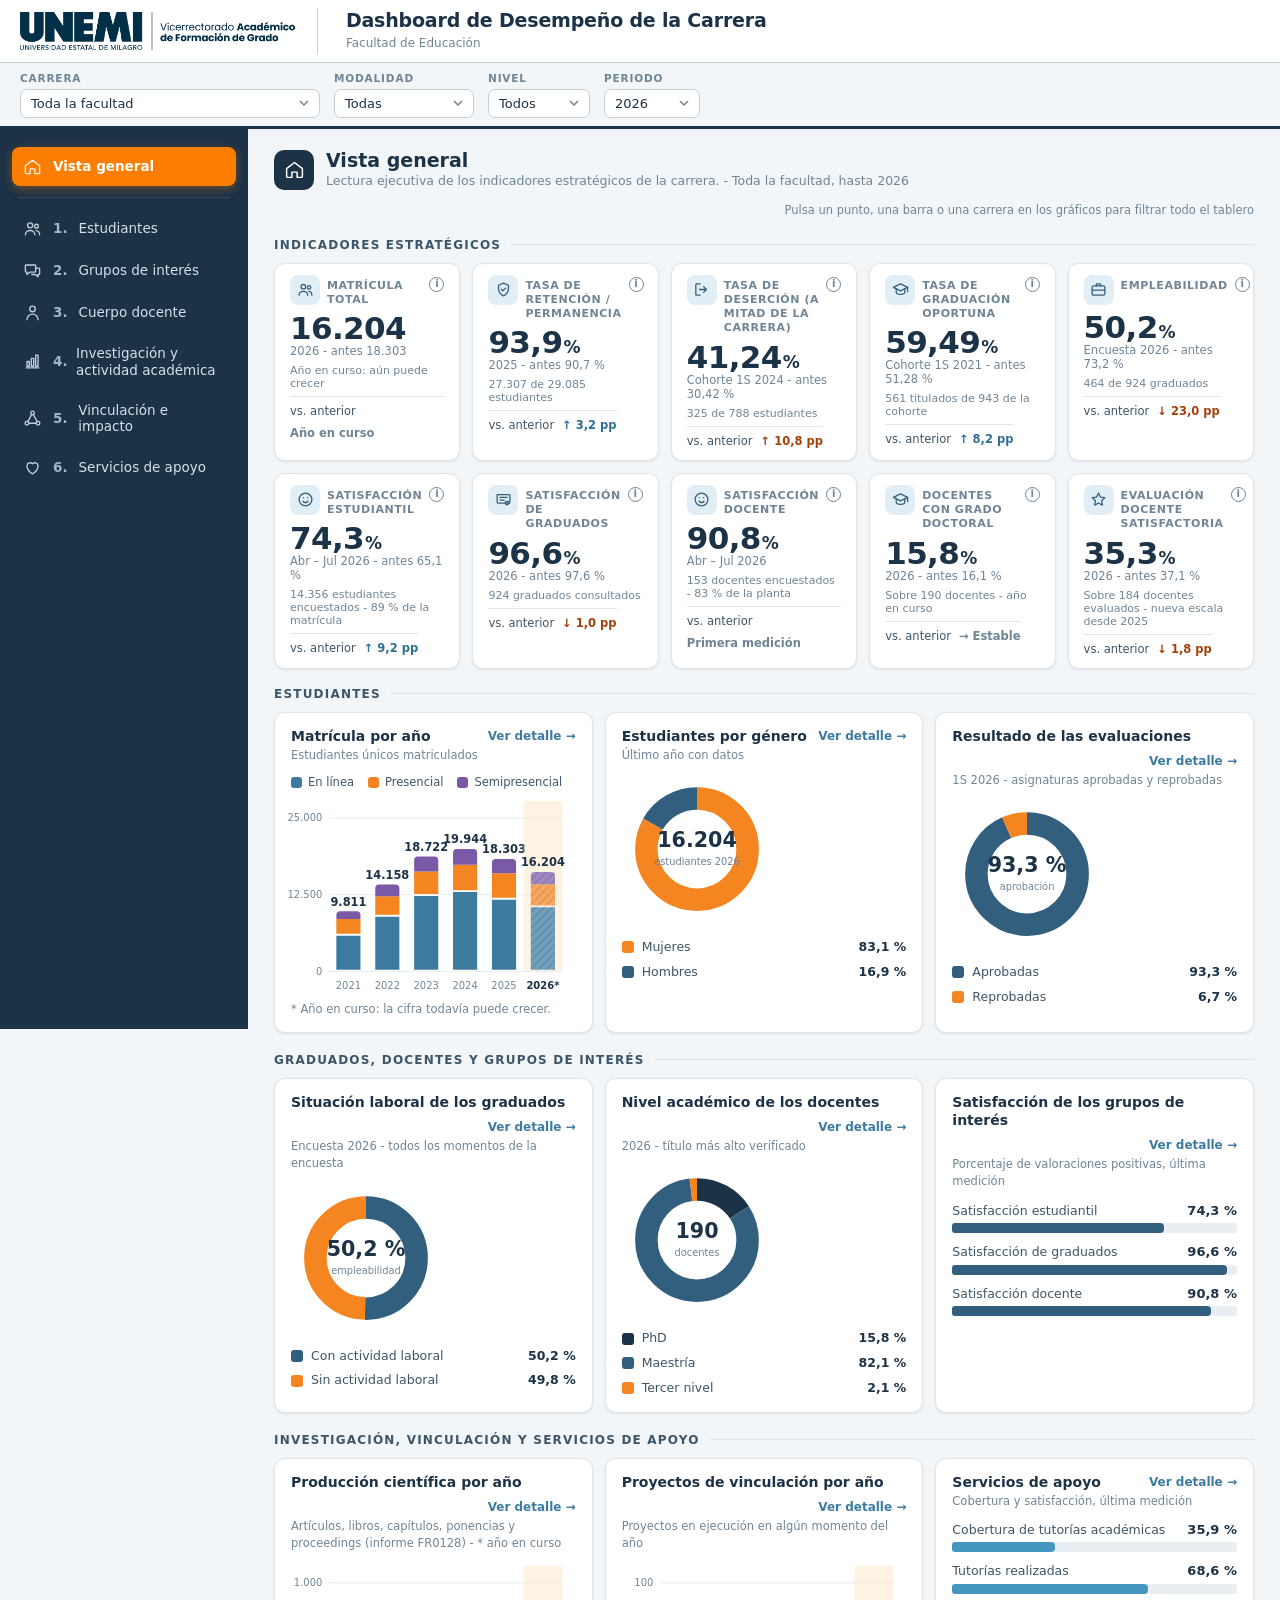
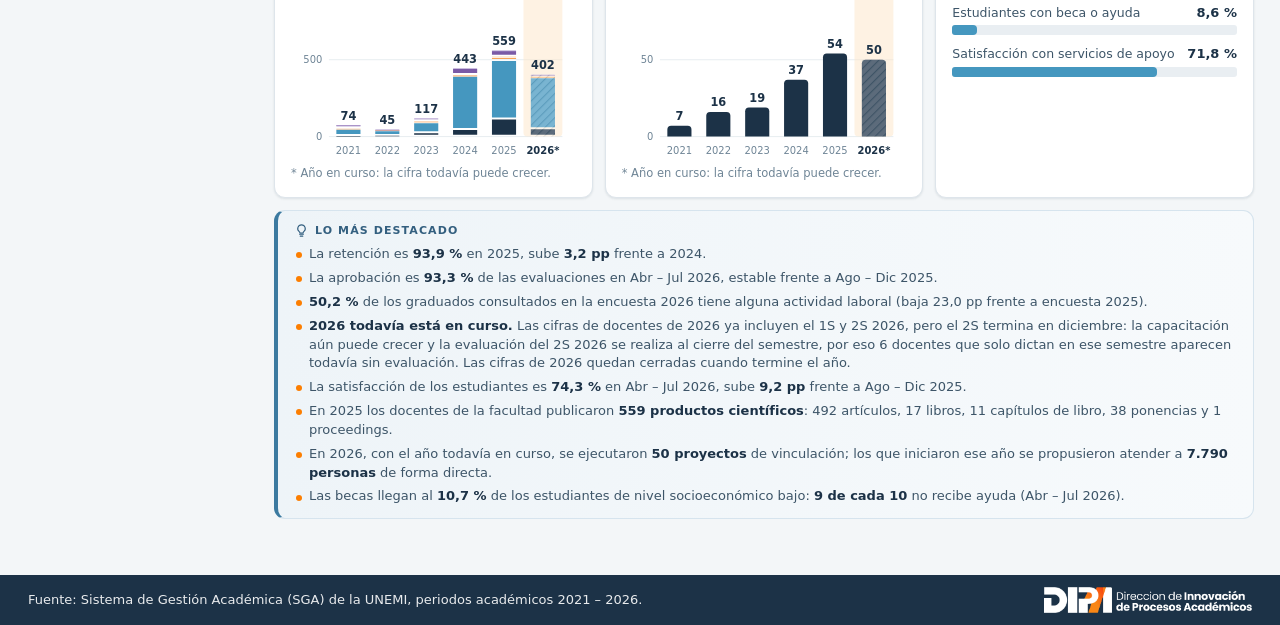
<file: index.html>
<!doctype html>
<html lang="es">
<head>
<meta charset="utf-8">
<title>Dashboard de Desempeño - FACE - UNEMI</title>
<meta http-equiv="refresh" content="0; url=docs/index.html">
<link rel="canonical" href="docs/index.html">
<script>location.replace('docs/index.html' + location.hash);</script>
</head>
<body>
<p>Abriendo el dashboard… Si no se abre solo, entra a <a href="docs/index.html">docs/index.html</a>.</p>
</body>
</html>
</file>
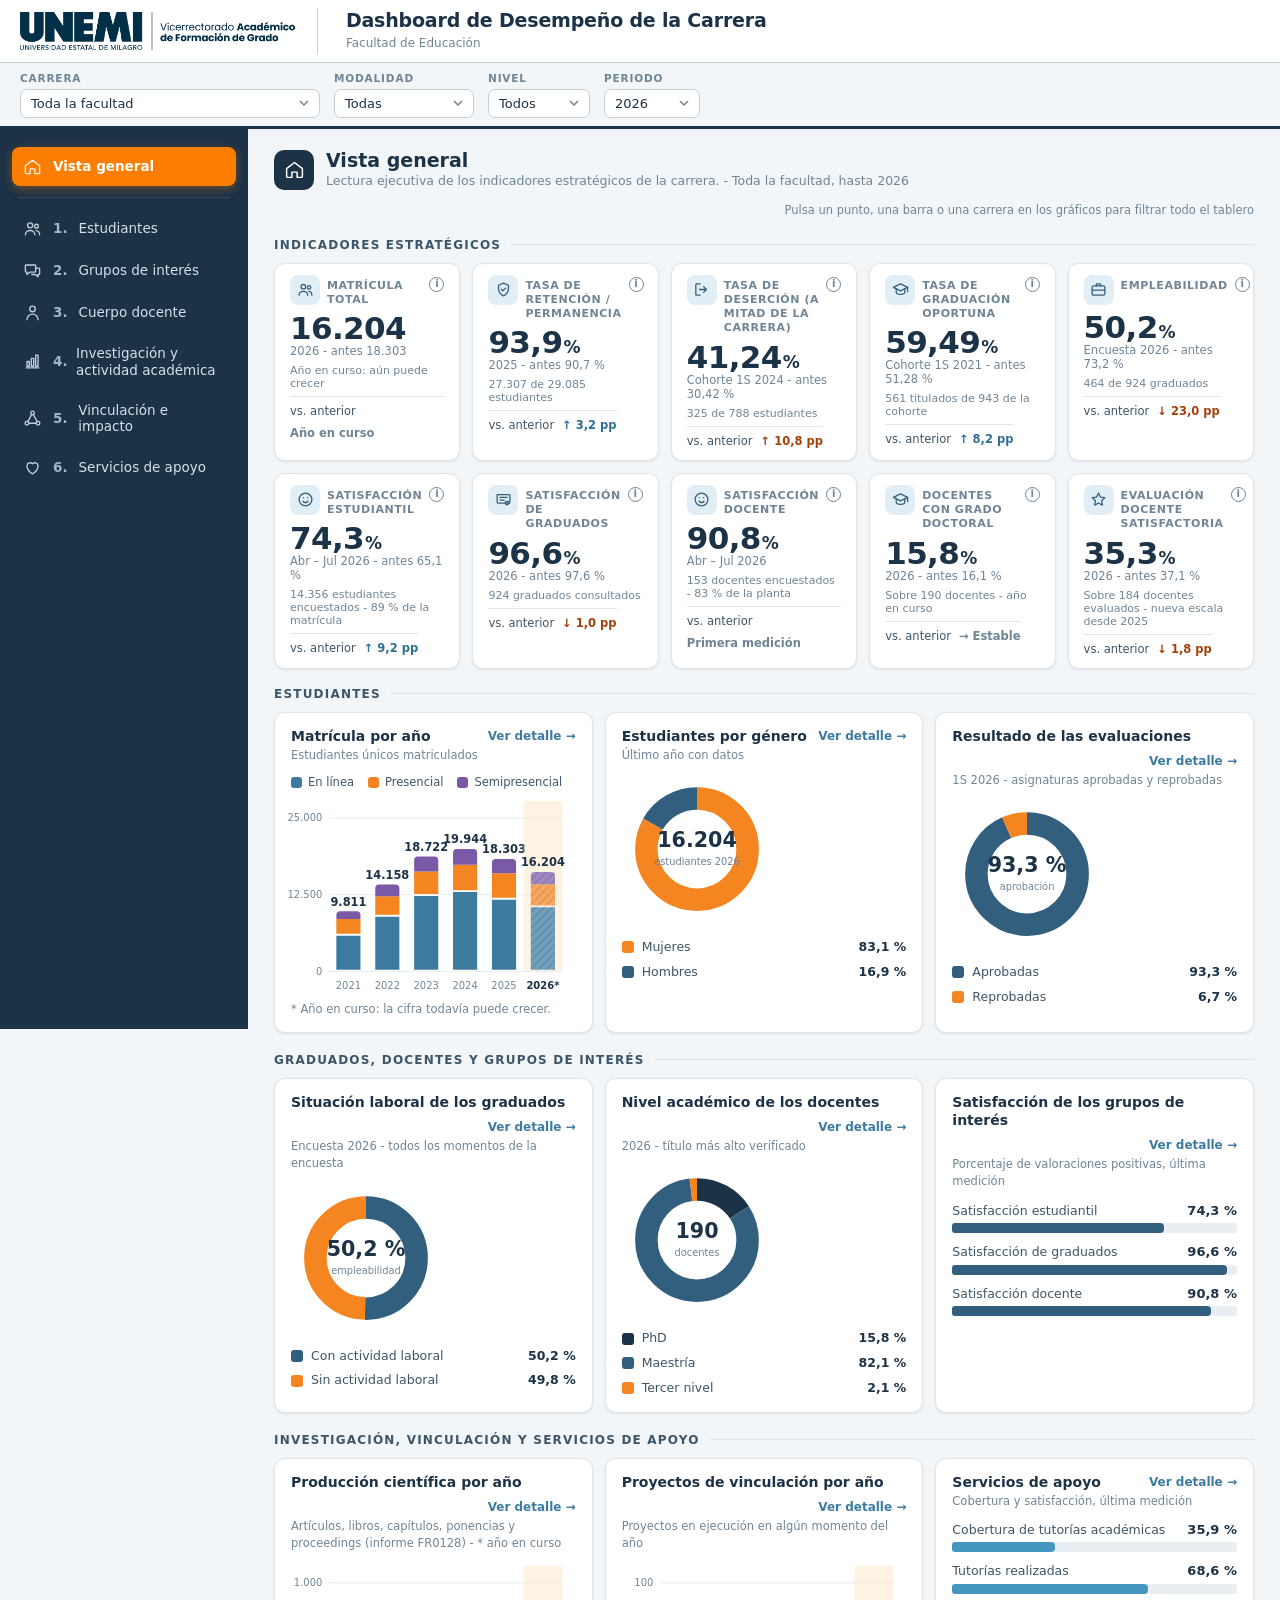
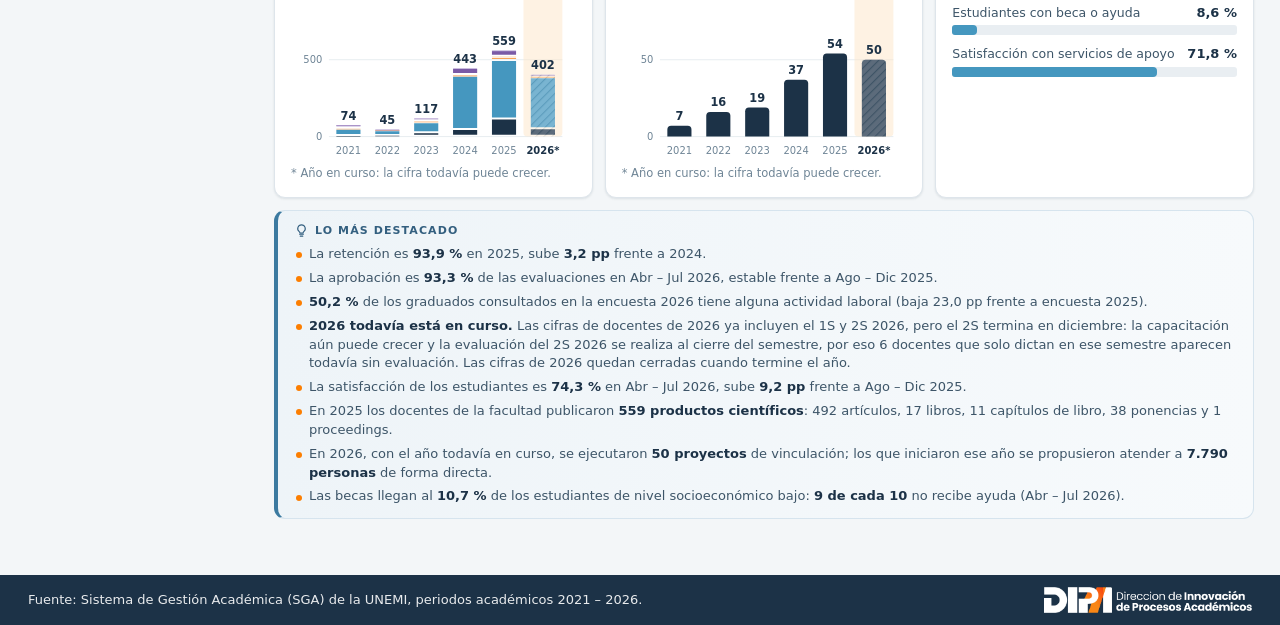
<file: docs/index.html>
<!doctype html>
<html lang="es">
<head>
<meta charset="utf-8">
<meta name="viewport" content="width=device-width, initial-scale=1">
<title>Dashboard de Desempeño - FACE - UNEMI</title>
<!-- Identificación interna (no visible): estructura e indicadores del dashboard FACSECYD (versión 2, octubre 2026).
     La versión anterior de FACE (pestaña Docentes, septiembre 2026) se retiró de la publicación. -->
<meta name="dashboard-version" content="2.0 · estructura FACSECYD · 2026-10">
<!-- ?v=: cambiarlo al publicar cambios de estilo o código, para que el navegador no use la copia en caché -->
<link rel="stylesheet" href="css/tablero.css?v=20261109a">
</head>
<body>

<!-- Encabezado fijo: logo y título arriba, filtros en la franja de abajo; siempre a la vista -->
<header class="appbar">
  <img class="appbar-logo" src="img/logo-vicerrectorado.png"
       alt="UNEMI - Vicerrectorado Académico de Formación de Grado">
  <div class="appbar-titulo">
    <h1>Dashboard de Desempeño de la Carrera</h1>
    <p>Facultad de Educación</p>
  </div>
  <div class="filters">
    <!-- Las carreras se cargan desde el catálogo de los datos (FACS_DATA.carreras) -->
    <div class="fld"><label for="fCarrera">Carrera</label><select id="fCarrera"></select></div>
    <div class="fld"><label for="fModalidad">Modalidad</label><select id="fModalidad"></select></div>
    <div class="fld"><label for="fNivel">Nivel</label><select id="fNivel"></select></div>
    <div class="fld"><label for="fAnio">Periodo</label><select id="fAnio"></select></div>
  </div>
</header>

<div class="shell">
  <aside class="side">
    <nav aria-label="Vistas del dashboard"><ul class="nav" id="nav"></ul></nav>
  </aside>
  <main class="main">
    <div class="body" id="vista"></div>
  </main>
</div>

<footer class="sitefooter">
  <p class="fuente">Fuente: Sistema de Gestión Académica (SGA) de la UNEMI, periodos académicos 2021 – 2026.</p>
  <img src="img/logo-dipa-blanco.png" alt="DIPA - Dirección de Innovación de Procesos Académicos">
</footer>

<div class="tip" id="tip" role="tooltip"></div>

<script src="data/indicadores.js?v=20261104a"></script>
<script src="data/face-data.js?v=20261028"></script>
<script src="data/rendimiento-data.js"></script>
<script src="data/graduados-data.js"></script>
<script src="data/trayectoria-data.js?v=20261104a"></script>
<script src="data/informes-data.js?v=20261109a"></script>
<script src="data/perfil-data.js"></script>
<script src="data/mapa-ecuador.js"></script>
<script src="data/mapa-mundo.js"></script>
<script src="data/docentes-data.js?v=20261028b"></script>
<script src="js/app.js?v=20261109b"></script>
</body>
</html>
</file>
<file: docs/css/tablero.css>
/* Paleta institucional UNEMI (Paleta de colores unemi.jpeg) — misma línea que FACSECYD y FACE */
:root {
  --az-1:#1c3247; --az-2:#264763; --az-3:#335f7f; --az-4:#3c7aa0; --az-5:#4597bf;
  --na-1:#fc7e00; --na-2:#ea7d06; --na-3:#f48521; --na-4:#f78d37; --na-5:#f7964d;

  --ink:#1c3247; --ink2:#3d5568; --ink3:#6f8596; --ink4:#c3cfd8;
  --paper:#ffffff; --paper2:#f3f6f8; --paper3:#e9eef2;
  --edge:#dee5eb; --edge2:#c3cfd8;
  --acento:var(--na-1); --acento-lt:#fde7cc;

  /* entidades: el color sigue a la carrera en todos los gráficos */
  --c-facs:#1c3247; --c-enf:#3c7aa0; --c-nut:#f48521;
  /* estados: siempre con icono y palabra, nunca solo color */
  --ok:#2f6f93; --ok-lt:#e2eef5; --seg:#b86200; --seg-lt:#fdecd6; --mal:#a3410c; --mal-lt:#f9dfd0;

  --r:7px; --r-lg:11px;
  --font: Calibri, Carlito, "Segoe UI", system-ui, sans-serif;
  --shadow-sm: 0 1px 3px rgba(28,50,71,.07), 0 1px 2px rgba(28,50,71,.04);
  --shadow: 0 6px 18px rgba(28,50,71,.10), 0 2px 5px rgba(28,50,71,.06);
  --side:248px; --hdr:127px;
}
*,*::before,*::after { box-sizing:border-box; margin:0; padding:0; }
html { scroll-behavior:smooth; }
body { font-family:var(--font); background:var(--paper2); color:var(--ink); font-size:14px; line-height:1.5; }
:focus-visible { outline:2px solid var(--acento); outline-offset:2px; }
[hidden] { display:none !important; }
button, select { font-family:var(--font); }

/* ---------- marco institucional ---------- */
.appbar { position:sticky; top:0; z-index:40; height:var(--hdr); background:var(--paper);
  border-bottom:3px solid var(--az-1); box-shadow:0 2px 10px rgba(28,50,71,.06);
  display:grid; grid-template-columns:auto minmax(0,1fr); grid-template-rows:62px 62px; align-items:center; }
/* Fila 1: logo y título con aire entre ambos; fila 2: los filtros en su propia franja */
.appbar-logo { height:38px; width:auto; margin:0 28px 0 24px; }
.appbar-titulo { border-left:1px solid var(--edge2); padding:2px 0 2px 28px; min-width:0; }
.appbar-titulo h1 { font-size:19px; font-weight:700; letter-spacing:-.01em; line-height:1.15; color:var(--az-1); white-space:nowrap; overflow:hidden; text-overflow:ellipsis; }
.appbar-titulo p { font-size:12px; color:var(--ink3); margin-top:2px; white-space:nowrap; overflow:hidden; text-overflow:ellipsis; }
.sitefooter { background:var(--az-1); padding:12px 28px; display:flex; justify-content:space-between; align-items:center; gap:16px 24px; flex-wrap:wrap; }
.sitefooter .fuente { margin:0; color:#fff; font-size:13px; line-height:1.4; opacity:.9; }
.sitefooter img { height:26px; width:auto; }

/* ---------- estructura ---------- */
.shell { display:grid; grid-template-columns:var(--side) 1fr; min-height:calc(100vh - var(--hdr)); }
.side { background:var(--az-1); color:#dfe8ef; padding:18px 12px 30px;
  position:sticky; top:var(--hdr); height:calc(100vh - var(--hdr)); overflow-y:auto; }
.nav { list-style:none; display:flex; flex-direction:column; gap:3px; }
.nav button { width:100%; display:flex; align-items:center; gap:11px; background:none; border:0;
  color:#d4e0ea; font-size:13.5px; text-align:left; padding:10px 11px; border-radius:8px; cursor:pointer;
  line-height:1.25; }
.nav button svg { width:19px; height:19px; flex:0 0 auto; fill:none; stroke:currentColor; stroke-width:1.7;
  stroke-linecap:round; stroke-linejoin:round; opacity:.9; }
.nav button .num { font-weight:700; color:#9fb6c8; min-width:12px; }
.nav button:hover { background:rgba(255,255,255,.08); color:#fff; }
.nav button.on { background:var(--acento); color:#fff; font-weight:700; box-shadow:0 3px 10px rgba(252,126,0,.35); }
.nav button.on .num { color:#fff; }
.nav-sep { height:1px; background:rgba(255,255,255,.1); margin:8px 6px; }

.main { min-width:0; padding-bottom:44px; }
.filters { grid-column:1 / -1; align-self:stretch; display:flex; gap:10px 14px; align-items:center; flex-wrap:wrap;
  padding:6px 24px; background:var(--paper2); border-top:1px solid var(--edge2); }
/* Los nombres de carrera largos se recortan en el selector (la lista desplegada los muestra completos). */
#fCarrera { width:300px; min-width:0; text-overflow:ellipsis; }
#fNivel, #fAnio { min-width:96px; }
.fld { display:flex; flex-direction:column; gap:2px; }
.fld label { font-size:10.5px; letter-spacing:.08em; text-transform:uppercase; color:var(--ink3); font-weight:700; }
.fld select, .rfbar select { font-size:13px; color:var(--ink); background:var(--paper); border:1px solid var(--edge2);
  border-radius:var(--r); padding:6px 28px 6px 10px; cursor:pointer; min-width:112px; appearance:none;
  background-image:url("data:image/svg+xml,%3Csvg xmlns='http://www.w3.org/2000/svg' width='10' height='6'%3E%3Cpath d='M1 1l4 4 4-4' fill='none' stroke='%236f8596' stroke-width='1.5'/%3E%3C/svg%3E");
  background-repeat:no-repeat; background-position:right 10px center; }
.fld select:hover:not([disabled]), .rfbar select:hover { border-color:var(--az-4); }
.fld select[disabled] { background-color:var(--paper2); color:var(--ink2); cursor:default; background-image:none; padding-right:10px; min-width:0; }

/* filtro cruzado */
.chips { display:flex; gap:7px; flex-wrap:wrap; align-items:center; margin-left:auto; }
.chip { display:inline-flex; align-items:center; gap:7px; background:var(--acento-lt); color:#8a4400;
  border:1px solid var(--na-4); border-radius:20px; padding:3px 6px 3px 11px; font-size:11.5px; font-weight:700; cursor:pointer; }
.chip .x { font-size:15px; line-height:1; opacity:.6; padding:0 3px; }
.chip:hover .x { opacity:1; }
.chip-limpiar { background:none; border:0; color:var(--az-4); font-size:11.5px; font-weight:700; cursor:pointer; text-decoration:underline; }
.chip-ayuda { font-size:11.5px; color:var(--ink3); }
.legend [data-car], .lbl-car { cursor:pointer; }
.legend [data-car]:hover { color:var(--ink); }
.hrow[data-gse], .hrow[data-niv], .hrow[data-rf], .hrow[data-gf], .hrow[data-gmom] { cursor:pointer; border-radius:5px; padding:3px 5px; margin:-3px -5px; }
.hrow[data-gse]:hover, .hrow[data-niv]:hover, .hrow[data-rf]:hover, .hrow[data-gf]:hover, .hrow[data-gmom]:hover { background:var(--paper2); }

/* pestañas dentro de una vista (Estudiantes: Rendimiento / Graduados) */
.tabs { display:flex; gap:4px; border-bottom:2px solid var(--edge); margin-bottom:14px; flex-wrap:wrap; }
.tab { background:none; border:0; border-bottom:3px solid transparent; margin-bottom:-2px; padding:9px 16px 8px;
  font-size:14px; font-weight:700; color:var(--ink3); cursor:pointer; }
.tab:hover { color:var(--ink); }
.tab.on { color:var(--az-1); border-bottom-color:var(--acento); }
.priv { font-size:11.5px; color:var(--ink3); background:var(--paper); border:1px dashed var(--edge2);
  border-radius:var(--r); padding:8px 12px; margin:4px 0 12px; line-height:1.45; }
.priv b { color:var(--ink2); }
/* perfil: pirámide y mapa pulsables */
.hrow[data-pf] { cursor:pointer; border-radius:5px; padding:3px 5px; margin:-3px -5px; }
.hrow[data-pf]:hover { background:var(--paper2); }
rect.pir, path.prov { cursor:pointer; }
path.prov.fija { cursor:default; }
/* vista general: dona y enlaces de panel */
.dona { display:flex; align-items:center; gap:14px; flex-wrap:wrap; }
.dona svg { width:150px; height:150px; flex:0 0 auto; }
.dona svg circle { cursor:default; }
.dona-ley { flex:1; min-width:150px; display:flex; flex-direction:column; gap:6px; }
.dona-ley .dl { display:grid; grid-template-columns:12px 1fr auto; gap:8px; align-items:center; font-size:12.5px; color:var(--ink2); }
.dona-ley .dl i { width:12px; height:12px; border-radius:3px; }
.dona-ley .dl b { color:var(--ink); font-variant-numeric:tabular-nums; }
.ph .ver { margin-left:auto; font-size:12px; color:var(--az-4); font-weight:700; text-decoration:none; white-space:nowrap; }
.ph .ver:hover { color:var(--acento); }
rect.pir:hover, path.prov:hover { filter:brightness(1.12); }
/* tarjetas con ícono (vistas 1 y 4): filas parejas de 4 (o 5) */
.kpis.k4 { grid-template-columns:repeat(4,minmax(0,1fr)); }
.kpis.k5 { grid-template-columns:repeat(5,minmax(0,1fr)); }
.kpis.k3 { grid-template-columns:repeat(3,minmax(0,1fr)); }
@media (max-width:1180px){ .kpis.k4, .kpis.k5, .kpis.k3 { grid-template-columns:repeat(2,minmax(0,1fr)); } }
@media (max-width:560px){ .kpis.k4, .kpis.k5, .kpis.k3 { grid-template-columns:1fr; } }
.kico { width:30px; height:30px; flex:0 0 auto; border-radius:8px; background:var(--ok-lt); display:inline-flex;
  align-items:center; justify-content:center; margin-top:-2px; }
.kico svg { width:17px; height:17px; fill:none; stroke:var(--az-3); stroke-width:1.8; stroke-linecap:round; stroke-linejoin:round; }
.kpi .top .kico + .lbl { padding-top:2px; }
/* filtros separados de Estudiantes */
.filtros-est { align-items:flex-end; }
.filtros-est .fld select { min-width:150px; }
.filtros-est > span { align-self:center; }
svg.mapa-ec { max-height:430px; margin:0 auto; }
svg.mapa-mundo { width:100%; height:auto; margin:0 auto; cursor:grab; touch-action:pan-y; }
.mapa-zoom { position:relative; border:1px solid var(--edge); border-radius:var(--r); overflow:hidden; background:#fbfcfd; }
.zoom-ctrl { position:absolute; top:8px; right:8px; display:flex; flex-direction:column; gap:4px; }
.zoom-ctrl button { min-width:30px; height:30px; padding:0 8px; font:700 16px var(--font); color:var(--ink);
  background:var(--paper); border:1px solid var(--edge2); border-radius:6px; cursor:pointer; box-shadow:var(--shadow-sm); }
.zoom-ctrl button:hover { background:var(--paper2); }
.zoom-ctrl button.zr { font-size:11.5px; font-weight:600; }
table.res tr[data-niv], table.res tr[data-carsel] { cursor:pointer; }
table.res tr[data-niv]:hover td, table.res tr[data-carsel]:hover td { background:var(--paper2); }

/* rendimiento académico: grupo de estudiantes */
.rfbar { display:flex; align-items:center; gap:8px 12px; flex-wrap:wrap; background:var(--paper); border:1px solid var(--edge);
  border-radius:var(--r-lg); padding:9px 14px; margin-bottom:12px; box-shadow:var(--shadow-sm); }
.rfbar label { font-size:10.5px; letter-spacing:.08em; text-transform:uppercase; color:var(--ink3); font-weight:700; }
.rfbar select { min-width:200px; }
.rfbar span { font-size:11.5px; color:var(--ink3); flex:1; min-width:220px; }
.sw { display:inline-block; width:10px; height:10px; border-radius:3px; margin-right:7px; vertical-align:-1px; }
.hrow.sel { background:var(--acento-lt); }
.hrow.sel .hl { font-weight:700; color:var(--ink); }
.hrow.mut { opacity:.45; }
.kpi.nogse { opacity:.6; }
path.seg { cursor:pointer; }

.body { padding:20px 26px 0; max-width:1480px; }
.vhead { display:flex; align-items:center; gap:12px; margin-bottom:16px; flex-wrap:wrap; }
.vhead .ic { width:40px; height:40px; border-radius:10px; background:var(--az-1); display:flex;
  align-items:center; justify-content:center; flex:0 0 auto; }
.vhead .ic svg { width:21px; height:21px; fill:none; stroke:#fff; stroke-width:1.7; stroke-linecap:round; stroke-linejoin:round; }
.vhead h2 { font-size:19px; font-weight:700; line-height:1.2; }
.vhead p { font-size:12.5px; color:var(--ink3); }

/* ---------- tarjetas KPI ---------- */
.kpis { display:grid; grid-template-columns:repeat(auto-fit,minmax(196px,1fr)); gap:12px; margin-bottom:16px; }
.kpi { position:relative; background:var(--paper); border:1px solid var(--edge); border-radius:var(--r-lg);
  padding:13px 15px 12px; box-shadow:var(--shadow-sm); display:flex; flex-direction:column; gap:6px;
  transition:box-shadow .15s, transform .15s, border-color .15s; text-align:left; font-family:var(--font); color:var(--ink); }
button.kpi { cursor:pointer; }
button.kpi:hover { box-shadow:var(--shadow); transform:translateY(-1px); border-color:var(--edge2); }
.kpi.flash { animation:flash 1.8s ease-out; }
@keyframes flash { 0%,30% { border-color:var(--acento); box-shadow:0 0 0 3px var(--acento-lt); } 100% { } }
.kpi .top { display:flex; align-items:flex-start; gap:7px; }
.kpi .lbl { font-size:11px; letter-spacing:.05em; text-transform:uppercase; color:var(--ink3); font-weight:700;
  line-height:1.3; flex:1; min-height:29px; }
.kpi .mid { display:flex; align-items:flex-end; justify-content:space-between; gap:8px; }
.kpi .val { font-size:31px; font-weight:700; letter-spacing:-.02em; line-height:1; font-variant-numeric:tabular-nums; }
.kpi .val small { font-size:17px; font-weight:700; margin-left:1px; }
.kpi .per { font-size:11.5px; color:var(--ink3); }
.kpi .spark { width:84px; height:30px; flex:0 0 auto; }
.kpi .foot { display:flex; align-items:center; justify-content:space-between; gap:8px; flex-wrap:wrap;
  border-top:1px solid var(--edge); padding-top:7px; font-size:11.5px; color:var(--ink2); }
.kpi .meta b { color:var(--ink); }
.kpi.na .val { color:var(--ink4); font-size:22px; }
.kpi .base { font-size:11px; color:var(--ink3); font-variant-numeric:tabular-nums; }

.trend { display:inline-flex; align-items:center; gap:3px; font-weight:700; font-size:11.5px; white-space:nowrap; }
.trend.fav { color:var(--ok); } .trend.desf { color:var(--mal); } .trend.neu { color:var(--ink3); }
.estado { display:inline-flex; align-items:center; gap:4px; font-size:11px; font-weight:700; border-radius:20px;
  padding:1px 8px 1px 6px; white-space:nowrap; }
.estado.ok { background:var(--ok-lt); color:var(--ok); }
.estado.seg { background:var(--seg-lt); color:var(--seg); }
.estado.mal { background:var(--mal-lt); color:var(--mal); }
.estado.sin { background:var(--paper3); color:var(--ink3); font-weight:600; }

/* ---------- paneles ---------- */
.grid2 { display:grid; grid-template-columns:1fr 1fr; gap:12px; }
.grid3 { display:grid; grid-template-columns:repeat(3,1fr); gap:12px; }
.grid2.wl { grid-template-columns:1.4fr 1fr; }
.grid2.arriba { align-items:start; }
@media (max-width:1180px){ .grid2,.grid3,.grid2.wl { grid-template-columns:1fr; } }
.panel { background:var(--paper); border:1px solid var(--edge); border-radius:var(--r-lg);
  padding:14px 16px 14px; box-shadow:var(--shadow-sm); margin-bottom:12px; min-width:0; }
.ph { display:flex; align-items:center; gap:7px; flex-wrap:wrap; margin-bottom:2px; }
.ph h3 { font-size:14px; font-weight:700; line-height:1.3; }
.ph .tag { font-size:10px; letter-spacing:.08em; text-transform:uppercase; font-weight:700; color:var(--az-3);
  background:var(--ok-lt); border-radius:10px; padding:1px 8px; }
.ph-note { font-size:11.5px; color:var(--ink3); margin:1px 0 10px; }
.info { display:inline-flex; width:15px; height:15px; border-radius:50%; border:1.4px solid var(--ink3);
  color:var(--ink3); align-items:center; justify-content:center; font-size:10px; font-weight:700; font-style:normal;
  cursor:help; flex:0 0 auto; background:none; line-height:1; }
.info:hover, .info:focus-visible { border-color:var(--acento); color:var(--acento); }
.empty { color:var(--ink3); font-size:12.5px; padding:22px 10px; text-align:center;
  background:var(--paper2); border-radius:var(--r); line-height:1.5; }
.empty b { color:var(--ink2); display:block; margin-bottom:2px; }

.legend { display:flex; flex-wrap:wrap; gap:4px 14px; margin-bottom:6px; }
.legend span { display:inline-flex; align-items:center; gap:6px; font-size:11.5px; color:var(--ink2); }
.legend i { width:16px; height:0; border-top:2.5px solid; display:inline-block; }
.legend i.dash { border-top-style:dashed; }
.legend i.box { width:11px; height:11px; border:0; border-radius:3px; }

/* barras horizontales */
.hb { display:flex; flex-direction:column; gap:9px; }
.hrow { display:grid; grid-template-columns:1fr auto; gap:3px 10px; align-items:baseline; }
.hrow .hl { font-size:12.5px; color:var(--ink2); line-height:1.3; }
.hrow .hv { font-size:13px; font-weight:700; font-variant-numeric:tabular-nums; text-align:right; white-space:nowrap; }
.hrow .hv .d { font-size:11px; font-weight:700; margin-left:6px; }
.hrow .ht { grid-column:1/-1; height:10px; background:var(--paper3); border-radius:3px; overflow:hidden; position:relative; }
.hrow .hf { display:block; height:100%; border-radius:0 4px 4px 0; transition:width .35s cubic-bezier(.2,.7,.3,1); }
.hrow .hg { position:absolute; top:-2px; bottom:-2px; width:2px; background:var(--ink); opacity:.55; }
.hsub { font-size:10.5px; letter-spacing:.1em; text-transform:uppercase; color:var(--ink3); font-weight:700; margin:12px 0 2px; }

/* tabla de resultados */
.tbl-wrap { overflow-x:auto; }
table.res { width:100%; border-collapse:collapse; font-size:12.5px; font-variant-numeric:tabular-nums; }
table.res th { text-align:left; font-size:10.5px; letter-spacing:.07em; text-transform:uppercase; color:var(--ink3);
  font-weight:700; padding:7px 10px; border-bottom:1.5px solid var(--edge2); white-space:nowrap; }
table.res td { padding:8px 10px; border-bottom:1px solid var(--edge); vertical-align:middle; }
table.res td.n, table.res th.n { text-align:right; }
table.res tr:last-child td { border-bottom:0; }
table.res tr.hl td { background:var(--acento-lt); }
table.res .ind { font-weight:600; color:var(--ink); }
table.res .per { color:var(--ink3); font-size:11.5px; }
table.res .tipo { font-size:10px; letter-spacing:.07em; text-transform:uppercase; color:var(--ink3); font-weight:700; }

/* lectura analítica */
.lectura { background:linear-gradient(90deg,#eef4f8,#f7fafc); border:1px solid #d6e4ee; border-left:4px solid var(--az-4);
  border-radius:var(--r-lg); padding:12px 16px; margin-bottom:12px; }
.lectura h3 { font-size:11px; letter-spacing:.1em; text-transform:uppercase; color:var(--az-3); font-weight:700; margin-bottom:6px;
  display:flex; align-items:center; gap:6px; }
.lectura h3 svg { width:15px; height:15px; fill:none; stroke:currentColor; stroke-width:1.8; stroke-linecap:round; stroke-linejoin:round; }
.lectura ul { list-style:none; display:flex; flex-direction:column; gap:5px; }
.lectura li { font-size:13px; color:var(--ink2); line-height:1.45; padding-left:15px; position:relative; }
.lectura li::before { content:""; position:absolute; left:2px; top:.55em; width:6px; height:6px; border-radius:50%; background:var(--acento); }
.lectura b { color:var(--ink); }

/* inicio */
.sec { display:flex; align-items:center; gap:10px; margin:6px 0 9px; }
.sec h3 { font-size:12px; letter-spacing:.1em; text-transform:uppercase; color:var(--ink2); font-weight:700; white-space:nowrap; }
.sec::after { content:""; flex:1; height:1px; background:var(--edge); }
.sec a { font-size:12px; color:var(--az-4); font-weight:700; text-decoration:none; white-space:nowrap; order:3; }
.sec a:hover { color:var(--acento); }

/* estrategia de impacto (vinculación) */
.cadena { display:grid; grid-template-columns:repeat(4,1fr); gap:0; margin-bottom:12px; }
@media (max-width:900px){ .cadena { grid-template-columns:1fr 1fr; } }
.eslabon { background:var(--paper); border:1px solid var(--edge); padding:12px 14px 11px; position:relative; }
.eslabon:first-child { border-radius:var(--r-lg) 0 0 var(--r-lg); }
.eslabon:last-child { border-radius:0 var(--r-lg) var(--r-lg) 0; }
.eslabon + .eslabon { border-left:0; }
.eslabon .k { font-size:10.5px; letter-spacing:.1em; text-transform:uppercase; font-weight:700; color:var(--acento); }
.eslabon .q { font-size:11.5px; color:var(--ink3); line-height:1.3; margin:1px 0 6px; }
.eslabon .v { font-size:26px; font-weight:700; line-height:1.05; font-variant-numeric:tabular-nums; }
.eslabon .s { font-size:11.5px; color:var(--ink2); margin-top:2px; }
.eslabon.vacio .v { font-size:15px; color:var(--ink3); font-weight:600; padding-top:6px; }

/* proyectos */
.pill { display:inline-block; font-size:10.5px; font-weight:700; border-radius:10px; padding:1px 8px; white-space:nowrap; }
.pill.ej { background:var(--seg-lt); color:var(--seg); }
.pill.fin { background:var(--ok-lt); color:var(--ok); }
.mini-bar { display:inline-block; width:60px; height:6px; background:var(--paper3); border-radius:3px; vertical-align:middle; margin-right:6px; overflow:hidden; }
.mini-bar i { display:block; height:100%; background:var(--az-4); }

/* gráficos */
svg.chart { display:block; width:100%; height:auto; overflow:visible; }
svg.chart text { font-family:var(--font); }
.tip { position:fixed; z-index:60; pointer-events:none; background:var(--az-1); color:#fff;
  font-size:12px; padding:8px 11px; border-radius:6px; box-shadow:var(--shadow);
  opacity:0; transition:opacity .12s; max-width:300px; line-height:1.4; }
.tip.on { opacity:1; }
.tip .tt { font-size:11px; color:#a9c0d1; margin-bottom:3px; }
.tip .r { display:flex; align-items:center; gap:7px; }
.tip .r i { width:12px; border-top:2.5px solid; display:inline-block; }
.tip .r b { font-size:13px; }
.tip .r span { color:#c9d7e2; }
.tip .nota { color:#c9d7e2; font-size:11px; margin-top:4px; border-top:1px solid rgba(255,255,255,.15); padding-top:4px; }

.segbtns { display:flex; gap:5px; flex-wrap:wrap; }
.segbtn { font-size:11.5px; font-weight:600; color:var(--ink2); background:var(--paper2); border:1px solid var(--edge2);
  border-radius:20px; padding:3px 11px; cursor:pointer; }
.segbtn:hover { border-color:var(--az-4); }
.segbtn.on { background:var(--az-2); color:#fff; border-color:var(--az-2); }

@media (max-width:1365px){
  .appbar { height:auto; position:static; grid-template-rows:auto auto; }
  .appbar-logo { margin:12px 22px 12px 20px; }
  .filters { padding:8px 20px; }
  .appbar-titulo h1, .appbar-titulo p { white-space:normal; }
  .side { top:0; height:100vh; }
}
@media (max-width:900px){
  .shell { grid-template-columns:1fr; }
  .side { position:static; height:auto; padding:10px; }
  .nav { flex-direction:row; overflow-x:auto; gap:4px; }
  .nav li { flex:0 0 auto; }
  .nav button { white-space:nowrap; padding:7px 10px; }
  .nav-sep { display:none; }
  .appbar { grid-template-columns:minmax(0,1fr); }
  .appbar-logo { height:32px; margin:12px 16px 4px; justify-self:start; max-width:calc(100% - 32px); object-fit:contain; }
  .appbar-titulo { border-left:0; padding:0 16px 10px; }
  .filters { padding:8px 16px; }
  #fCarrera { width:100%; max-width:300px; }
  .body { padding-left:16px; padding-right:16px; }
}
@media (prefers-reduced-motion:reduce){ * { transition:none !important; animation:none !important; } }

/* FACSECYD: aviso de datos provisionales (base de estudiantes incompleta) */
.aviso-prov { display:flex; gap:10px; align-items:flex-start; margin:0 0 14px; padding:10px 14px; font-size:12.5px;
  color:var(--ink2); background:var(--seg-lt); border:1px solid #f3c58e; border-left:4px solid var(--seg); border-radius:var(--r); }
.aviso-prov b { color:var(--seg); }
/* FACSECYD: aclaración informativa (no es una alerta) */
.aviso-info { display:flex; gap:10px; align-items:flex-start; margin:0 0 14px; padding:10px 14px; font-size:12.5px;
  color:var(--ink2); background:var(--ok-lt); border:1px solid #b9d4e4; border-left:4px solid var(--ok); border-radius:var(--r); }
.aviso-info b { color:var(--ok); white-space:nowrap; }
/* FACSECYD / FACE: marca de copia interna (solo en el archivo que genera scripts/pipeline/07_html_local.py) */
.badge-version { display:inline-block; vertical-align:middle; margin-left:8px; padding:2px 8px; font-size:10.5px; font-weight:700;
  letter-spacing:.04em; text-transform:uppercase; color:#fff; background:var(--acento, #f48521); border-radius:999px; }
.link-anterior { color:inherit; text-decoration:underline; text-underline-offset:2px; opacity:.85; }
.link-anterior:hover { opacity:1; }
</file>
